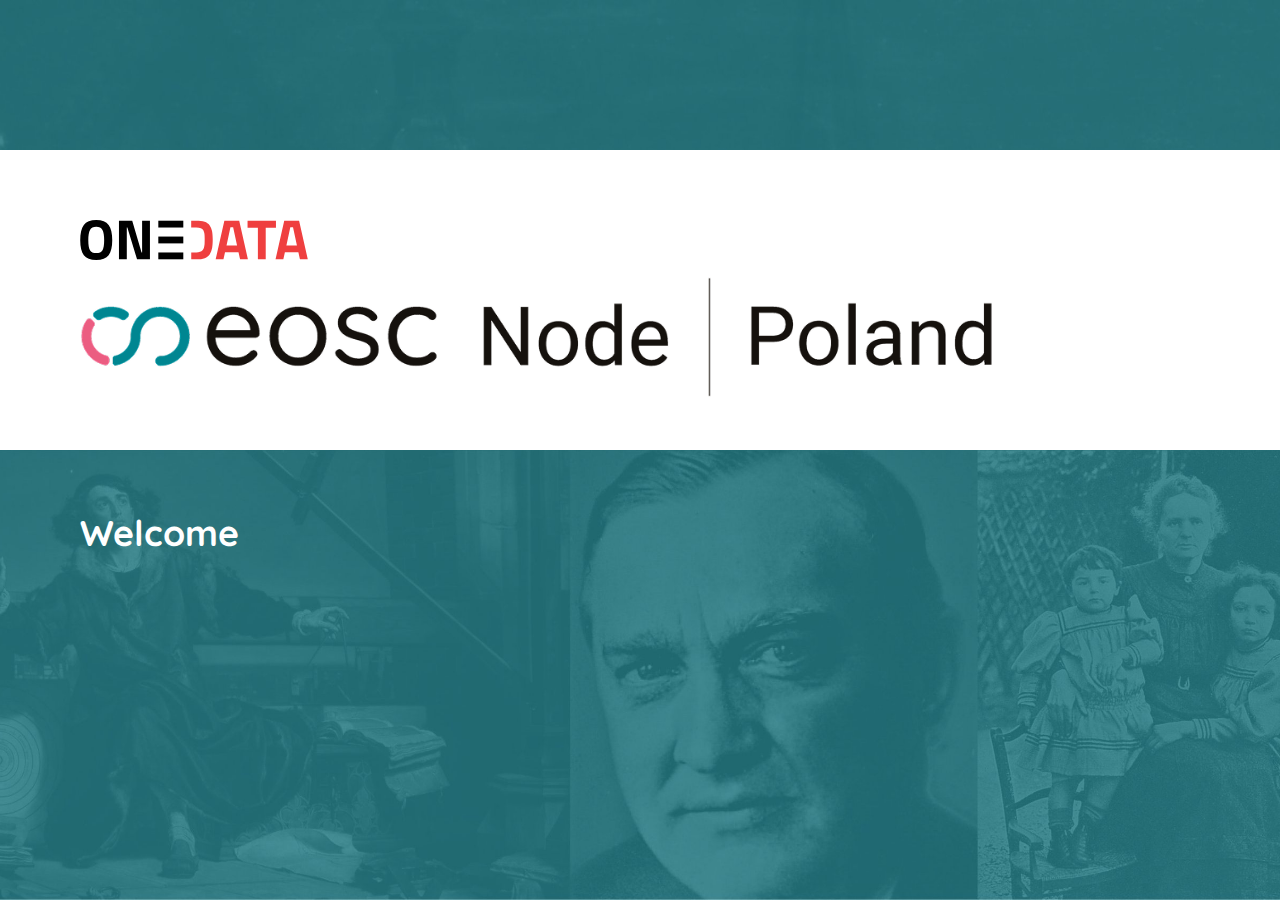
<file: onezone/data.eosc.pl/data/frontpage/index.html>
<!--
Note, that this template is somehow hacky, because it was created to change
standard messages, button look etc. after the main integration script has been released.
It uses additional JavaScript code in ./assets/customize.js that changes how the standard
frontpage works. If you want to create traditional frontpage, look at egi-datahub
template.
-->

<!DOCTYPE html>
<html lang="en">
<head>
  <meta charset="UTF-8">
  <meta name="viewport" content="width=device-width, initial-scale=1.0">
  <link rel="preconnect" href="https://fonts.googleapis.com">
  <link rel="preconnect" href="https://fonts.gstatic.com" crossorigin>
  <link href="https://fonts.googleapis.com/css2?family=Quicksand:ital,opsz,wght@0,9..40,100..1000;1,9..40,100..1000&display=swap" rel="stylesheet">
  <link rel="stylesheet" href="./style.css?rev=1769612734474">
</head>
<body class="eoscpl-frontpage">
  <div class="upper-body-container">
    <div class="body-part-container top-logos-container">
      <div class="onedata-logo"></div>
      <div class="eoscpl-logo"></div>
    </div>
  </div>
  <div class="body-part-container lower-body-container">
    <!-- components that will be replaced by Onedata app -->
    <h1 id="sign-in-header" class="one-hidden"></h1>
    <h1 class="sign-in-header">Welcome</h1>
    <h2 id="sign-in-subheader" class="one-hidden"></h2>
    <div
      id="login-buttons-container"
      class="login-buttons-container eoscpl-login-buttons-container one-hidden"
    ></div>
    <div id="login-form-container" class="login-form-container"></div>
    <div id="login-error-container" class="login-error-container"></div>
    <div id="login-message-container" class="login-message-container"></div>
    <div id="footer" class="footer"></div>
  </div>

  <script src="./assets/customize.js?rev=1769612723014"></script>
</body>
</html>
</file>
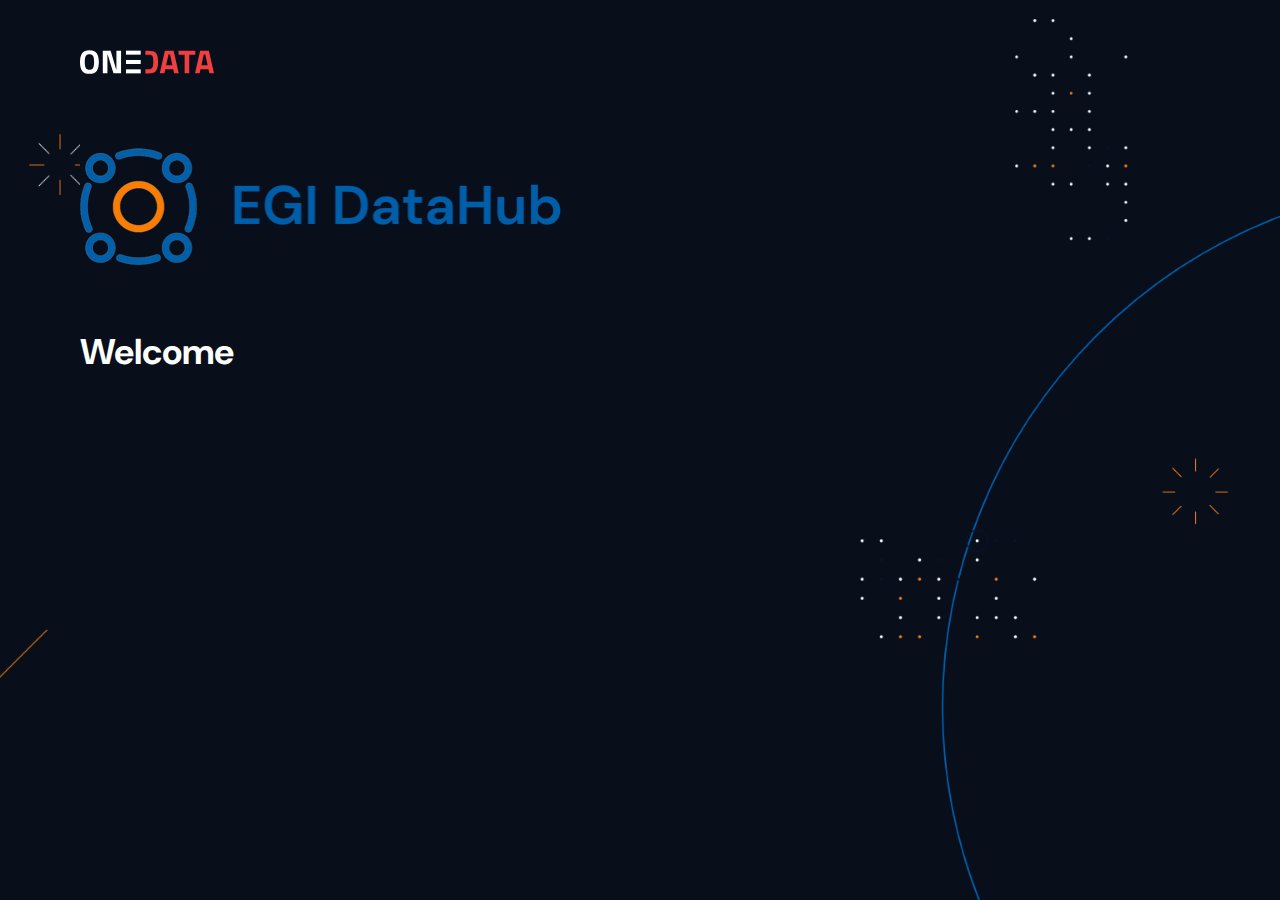
<file: onezone/datahub.egi.eu/data/frontpage/index.html>
<!--
Note, that egi-datahub-v2 template is somehow hacky, because it was created to change
standard messages, button look etc. after the main integration script has been released.
It uses additional JavaScript code in ./assets/customize.js that changes how the standard
frontpage works. If you want to create traditional frontpage, look at egi-datahub
template.
-->

<!DOCTYPE html>
<html lang="en">
<head>
  <meta charset="UTF-8">
  <meta name="viewport" content="width=device-width, initial-scale=1.0">
  <link rel="preconnect" href="https://fonts.googleapis.com">
  <link rel="preconnect" href="https://fonts.gstatic.com" crossorigin>
  <link href="https://fonts.googleapis.com/css2?family=DM+Sans:ital,opsz,wght@0,9..40,100..1000;1,9..40,100..1000&display=swap" rel="stylesheet">
  <link rel="stylesheet" href="./style.css?rev=1733387933368">
</head>
<body class="egi-datahub-frontpage">
  <div class="onedata-logo"></div>
  <div class="egi-datahub-logo"></div>

  <!-- components that will be replaced by Onedata app -->
  <h1 id="sign-in-header" class="egi-hidden"></h1>
  <h1 class="sign-in-header">Welcome</h1>
  <h2 id="sign-in-subheader" class="egi-hidden"></h2>
  <div
    id="login-buttons-container"
    class="login-buttons-container egi-login-buttons-container egi-hidden"
  ></div>
  <div id="login-form-container" class="login-form-container"></div>
  <div id="login-error-container" class="login-error-container"></div>
  <div id="login-message-container" class="login-message-container"></div>
  <div id="footer" class="footer"></div>

  <script src="./assets/customize.js?rev=1733387933368"></script>
</body>
</html>
</file>
<file: onezone/data.eosc.pl/data/frontpage/style.css>
* {
  box-sizing: border-box;
}

body {
  --color-eoscpl-pink: #F39BB1;
  --color-eoscpl-teal: #257B85;

  --login-icon-size: 52px;
  --color-feedback-warning: #FFC000;
  --color-feedback-error: #FF000E;
  --color-feedback-disabled: #E6E6E6;
  --color-blue: #005FAA;
  --color-orange: #EF8200;
  --color-light-gray: #cbcbcb;
  --color-dark-gray: #999999;
  --color-body: #FFFFFF;
  --secondary-font-size: 1.15em;

  background-color: var(--color-eoscpl-teal);
  background-size: cover;
  color: var(--color-body);
  margin: 0;
  display: flex;
  flex-direction: column;
  justify-content: space-between;
  font-size: 17px;
}

.upper-body-container {
  display: flex;
  align-items: flex-end;
  height: 50vh;
  background-position: bottom;
  background-size: cover;
  background-repeat: no-repeat;
  background-image: url('./assets/eosc-background-upper.jpg?rev=1');
}

.lower-body-container {
  height: 50vh;
  background-position: top;
  background-size: cover;
  background-repeat: no-repeat;
  background-image: url('./assets/eosc-background-lower.jpg?rev=1');
}

.top-logos-container {
  display: flex;
  flex-direction: column;
  justify-content: center;
  height: 300px;
  background-color: #fff;
  width: 100%;
}


.body-part-container {
  padding-left: 190px;
  padding-right: 190px;
}

.lower-body-container {
  padding-bottom: 66px;
  padding-top: 60px;
}

.onedata-logo {
  height: 40px;
  margin: 1.5% 0;
  background-size: contain;
  background-repeat: no-repeat;
  background-image: url('./assets/logo-onedata.svg?rev=1');
}

.eoscpl-logo {
  height: 120px;
  background-size: contain;
  background-repeat: no-repeat;
  background-image: url('./assets/eosc-node-poland-logo.png?rev=1');
  background-position-y: center;
}


@media (max-width: 1366px) {
  .body-part-container {
    padding-left: 80px;
    padding-right: 80px;
  }
}

@media (max-width: 1068px) {
  .top-logos-container {
    height: 200px;
  }
  .body-part-container {
    padding-left: 40px;
    padding-right: 40px;
  }
  .onedata-logo {
    height: 30px;
  }
  .eoscpl-logo {
    height: 90px;
  }
  .upper-body-container {
    height: 40vh;
  }
  .lower-body-container {
    height: 60vh;
  }
}

@media (max-width: 768px) {
  .body-part-container {
    padding-left: 20px;
    padding-right: 20px;
  }
  .upper-body-container {
    height: 30vh;
  }
  .lower-body-container {
    height: 70vh;
  }
}

@media (max-width: 428px) {
  .top-logos-container {
    height: 200px;
  }
  .body-part-container {
    padding-left: 20px;
    padding-right: 20px;
  }
  body {
    font-size: 16px;
  }
}

body, html {
  position: relative;
  height: 100%;
}

body, input, button {
  font-family: 'Quicksand';
}

button {
  cursor: pointer;
}

h1 {
  font-size: 2.8em;
}

h2 {
  font-size: var(--secondary-font-size);
}

.sign-in-header {
  margin-top: 0;
  margin-bottom: 14px;
}

.sign-in-subheader {
  font-weight: 400;
  margin-top: 0;
  margin-bottom: 18px;
}

#login-buttons-container.eoscpl-login-buttons-container {
  flex-direction: column;
  flex-wrap: nowrap;
  gap: 20px;
  margin-top: 10px;
}

.login-form-container {
  padding-top: 10px;
}

.login-form-container input {
  font-size: var(--secondary-font-size);
  display: block;
  width: 446px;
  max-width: 100%;
  height: var(--login-icon-size);
  max-height: var(--login-icon-size);
  border-radius: 1000px;
  border: 0;
  padding: 0 20px;
}

.login-form-container input.has-error {
  border: 2px solid var(--color-feedback-error);
  border-collapse: collapse;
}

.login-form-container input:disabled {
  background-color: var(--color-feedback-disabled);
}

.login-form-container #password-input {
  margin-top: 10px;
}

.login-form-error-container {
  margin-top: 0.5em;
  color: var(--color-feedback-warning);
}

.login-form-buttons {
  margin-top: 20px;
  display: flex;
  gap: 10px;
}

button {
  display: flex;
  align-items: center;
  color: #fff;
  font-weight: 700;
  border-radius: 1000px;
  border: 2px solid;
  font-size: var(--secondary-font-size);
  height: var(--login-icon-size);
  padding-left: 22px;
  padding-right: 22px;
}

button.loading .button-spinner {
  display: block;
}

.button-spinner {
  /* hidden by default - use button.loading class to show */
  display: none;
  background-image: url('./assets/spinner.svg?rev=1');
  background-position: center;
  background-size: contain;
  background-repeat: no-repeat;
  height: 1em;
  margin-left: -0.2em;
  margin-right: 0.6em;
  width: 1em;
}

.back-btn {
  color: black;
  background-color: white;
  border-color: var(--color-eoscpl-pink);
  padding-left: 18px;
  padding-right: 26px;
}

.back-btn:hover {
  background-color: hsl(345, 79%, 92%)
}

.sign-in-btn {
  color: black;
  background-color: var(--color-eoscpl-pink);
  border-color: var(--color-eoscpl-pink);
}

.sign-in-btn:hover {
  background-color: hsl(345, 79%, 68%);
  border-color: hsl(345, 79%, 68%);
}

.login-form-button:disabled {
  background-color: var(--color-dark-gray) !important;
  color: var(--color-feedback-disabled);
  cursor: not-allowed;
}

.login-message-container {
  font-size: 1em;
  font-weight: 400;
  margin-top: auto;
  padding-top: var(--secondary-font-size);
  overflow: auto;
}

.login-message-container br {
  margin-bottom: 0.4em;
  display: block;
  content: " ";
}

.login-message-container {
  max-width: 83vh;
  min-width: 320px;
}

@media (max-height: 850px) {
  .login-message-container {
    max-width: none;
    min-width: auto;
  }
}

.login-notification + .login-notification {
  padding-top: 0.5em;
  margin-top: 0.5em;
  border-top: 1px solid var(--color-feedback-disabled);
}

.login-notification-warning {
  color: var(--color-feedback-warning);
}

.eoscpl-frontpage h1 {
  font-size: 2.1em;
}

.eoscpl-frontpage .login-icon-box {
  position: relative;
  display: block;
  overflow: visible;
  width: 404px;
  max-width: 100%;
  height: 72px;
  /* radius virtually infinite (to achieve fully-rounded corners of rectcangle) */
  border-radius: 1000px;
  border-style: solid;
  border-width: 2px;
  text-align: center;
  text-decoration: none !important;
  user-select: none;
  cursor: pointer;
  text-wrap: nowrap;
  overflow: hidden;
  padding-right: 20px;
}

.eoscpl-frontpage .auth-icon-image {
  width: 100%;
  height: 100%;
  background-size: var(--login-icon-size) var(--login-icon-size);
  background-repeat: no-repeat;
  background-position-y: center;
  background-position-x: 28px;
  /* labels */
  display: flex;
  align-items: center;
  padding-left: 100px;
  font-size: var(--secondary-font-size);
  font-weight: 700;
  overflow: hidden;
}

/* specific button styles, as the DOM structure makes it hard to get horizontal center */
/* .eoscpl-frontpage .accessEoscPl .auth-icon-image {
  padding-left: 94px;
  background-position-x: 26px;
}
.eoscpl-frontpage .accessEoscPl .login-icon-spinner {
  background-position-x: 30px;
} */

@media (max-width: 460px) {
  .eoscpl-frontpage .auth-icon-image {
    font-size: 1.05em;
    background-size: 44px;
    background-position-x: 22px;
    padding-left: 84px;
  }
  .eoscpl-frontpage .accessEoscPl .auth-icon-image {
    padding-left: 84px;
  }
  .eoscpl-frontpage .basicAuth .auth-icon-image {
    padding-left: 92px;
  }
}

.eoscpl-frontpage .auth-icon-image.hidden {
  display: flex !important;
  position: absolute;
  background-image: none !important;
}

.login-icon-spinner {
  background-image: url('./assets/spinner.svg?rev=1769608918601');
  width: calc(100% - 10px);
  height: calc(100% - 10px);
  background-position-y: center;
  background-position-x: 30px;
  background-size: 36px;
  background-repeat: no-repeat;
  margin: 5px;
}

.login-footer {
  display: flex;
  justify-content: flex-end;
  gap: 0.5em;
  position: fixed;
  right: 0;
  bottom: 0;
  margin-bottom: 1em;
  margin-right: 2em;
  color: var(--color-light-gray);
}

/* emipirical size of largest footer */
@media (max-width: 480px) {
  .login-footer {
    margin-right: 1em;
    margin-left: 0;
    margin-bottom: 0.5em;
    font-size: 95%;
    min-width: 360px;
  }
}

.footer-link {
  color: var(--color-eoscpl-pink);
}

.footer-separator {
  opacity: 0.6;
}

.one-hidden {
  display: none !important;
}
</file>
<file: onezone/datahub.egi.eu/data/frontpage/style.css>
* {
  box-sizing: border-box;
}

body {
  --login-icon-size: 52px;
  --color-feedback-warning: #FFC000;
  --color-feedback-error: #FF000E;
  --color-feedback-disabled: #E6E6E6;
  --color-blue: #005FAA;
  --color-orange: #EF8200;
  --color-dark-gray: #999999;
  --color-body: #FFFFFF;
  --secondary-font-size: 1.15em;

  background-color: #090E1B;
  background-image: url('./assets/egi-datahub-background.png?rev=1');
  background-size: cover;
  color: var(--color-body);
  margin: 0;
  display: flex;
  flex-direction: column;
  justify-content: space-between;
  padding: 66px 190px;
  font-size: 17px;
}

@media (max-width: 1366px) {
  body {
    padding: 50px 80px;
  }
}

@media (max-width: 768px) {
  body {
    padding: 40px;
  }
}

@media (max-width: 428px) {
  body {
    padding-top: 20px;
    padding-right: 20px;
    padding-left: 20px;
    /* should keep content above fixed footer */
    padding-bottom: 30px;
    font-size: 16px;
  }
}

body, html {
  position: relative;
  height: 100%;
}

body, input, button {
  font-family: 'DM Sans';
}

button {
  cursor: pointer;
}

.onedata-logo {
  min-height: 24px;
  max-width: 134px;
  background-size: contain;
  background-repeat: no-repeat;
  background-image: url('./assets/logo-onedata.svg?rev=1');
}

.egi-datahub-logo {
  min-height: 118px;
  max-width: 482px;
  background-size: contain;
  background-repeat: no-repeat;
  background-image: url('./assets/egi-datahub-icon-horizontal-colored.png?rev=1');
  background-color: #090E1B;
  background-position-y: center;
  margin-top: 20px;
  margin-bottom: 10px;
  height: 25vh;
}

h1 {
  font-size: 2.8em;
}

h2 {
  font-size: var(--secondary-font-size);
}

.sign-in-header {
  margin-top: 0;
  margin-bottom: 14px;
}

.sign-in-subheader {
  font-weight: 400;
  margin-top: 0;
  margin-bottom: 18px;
}

#login-buttons-container.egi-login-buttons-container {
  flex-direction: column;
  flex-wrap: nowrap;
  gap: 20px;
  margin-top: 10px;
}

.login-form-container {
  padding-top: 10px;
}

.login-form-container input {
  font-size: var(--secondary-font-size);
  display: block;
  width: 446px;
  max-width: 100%;
  height: var(--login-icon-size);
  max-height: var(--login-icon-size);
  border-radius: 10px;
  border: 0;
  padding: 0 20px;
}

.login-form-container input.has-error {
  border: 2px solid var(--color-feedback-error);
  border-collapse: collapse;
}

.login-form-container input:disabled {
  background-color: var(--color-feedback-disabled);
}

.login-form-container #password-input {
  margin-top: 10px;
}

.login-form-error-container {
  margin-top: 0.5em;
  color: var(--color-feedback-warning);
}

.login-form-buttons {
  margin-top: 20px;
  display: flex;
  gap: 10px;
}

button {
  display: flex;
  align-items: center;
  color: #fff;
  font-weight: 700;
  border-radius: 10px;
  border: 0;
  font-size: var(--secondary-font-size);
  height: var(--login-icon-size);
  padding-left: 22px;
  padding-right: 22px;
}

button.loading .button-spinner {
  display: block;
}

.button-spinner {
  /* hidden by default - use button.loading class to show */
  display: none;
  background-image: url('./assets/spinner.svg?rev=1');
  background-position: center;
  background-size: contain;
  background-repeat: no-repeat;
  height: 1em;
  margin-left: -0.2em;
  margin-right: 0.6em;
  width: 1em;
}

.back-btn {
  background-color: var(--color-blue);
  padding-left: 18px;
  padding-right: 26px;
}

.back-btn:hover {
  background-color: hsl(206, 100%, 28%);
}

.sign-in-btn {
  background-color: var(--color-orange);
}

.sign-in-btn:hover {
  background-color: hsl(33, 100%, 42%);
}

.login-form-button:disabled {
  background-color: var(--color-dark-gray) !important;
  color: var(--color-feedback-disabled);
  cursor: not-allowed;
}

.login-message-container {
  font-size: 1em;
  font-weight: 400;
  margin-top: auto;
  padding-top: var(--secondary-font-size);
  overflow: auto;
}

.login-message-container br {
  margin-bottom: 0.4em;
  display: block;
  content: " ";
}

.login-message-container {
  max-width: 83vh;
  min-width: 320px;
}

@media (max-height: 850px) {
  .login-message-container {
    max-width: none;
    min-width: auto;
  }
}

.login-notification + .login-notification {
  padding-top: 0.5em;
  margin-top: 0.5em;
  border-top: 1px solid var(--color-feedback-disabled);
}

.login-notification-warning {
  color: var(--color-feedback-warning);
}

.egi-datahub-frontpage h1 {
  font-size: 2.1em;
}

.egi-datahub-frontpage .login-icon-box {
  position: relative;
  display: block;
  overflow: visible;
  width: 380px;
  max-width: 100%;
  height: 72px;
  /* radius virtually infinite (to achieve fully-rounded corners of rectcangle) */
  border-radius: 1000px;
  border-style: solid;
  border-width: 2px;
  text-align: center;
  text-decoration: none !important;
  user-select: none;
  cursor: pointer;
  text-wrap: nowrap;
  overflow: hidden;
  padding-right: 20px;
}

.egi-datahub-frontpage .auth-icon-image {
  width: 100%;
  height: 100%;
  background-size: var(--login-icon-size) var(--login-icon-size);
  background-repeat: no-repeat;
  background-position-y: center;
  background-position-x: 28px;
  /* labels */
  display: flex;
  align-items: center;
  padding-left: 100px;
  font-size: var(--secondary-font-size);
  font-weight: 700;
  overflow: hidden;
}

/* specific button styles, as the DOM structure makes it hard to get horizontal center */
.egi-datahub-frontpage .egi .auth-icon-image {
  padding-left: 94px;
  background-position-x: 26px;
}
.egi-datahub-frontpage .egi .login-icon-spinner {
  background-position-x: 30px;
}
.egi-datahub-frontpage .basicAuth .auth-icon-image {
  padding-left: 102px;
  background-position-x: 42px;
}

@media (max-width: 460px) {
  .egi-datahub-frontpage .auth-icon-image {
    font-size: 1.05em;
    background-size: 44px;
    background-position-x: 22px;
    padding-left: 84px;
  }
  .egi-datahub-frontpage .egi .auth-icon-image {
    padding-left: 84px;
  }
  .egi-datahub-frontpage .basicAuth .auth-icon-image {
    padding-left: 92px;
  }
}

.egi-datahub-frontpage .auth-icon-image.hidden {
  display: flex !important;
  position: absolute;
  background-image: none !important;
}

.login-icon-spinner {
  background-image: url('./assets/spinner.svg?rev=1733387933368');
  width: calc(100% - 10px);
  height: calc(100% - 10px);
  background-position-y: center;
  background-position-x: 30px;
  background-size: 36px;
  background-repeat: no-repeat;
  margin: 5px;
}

.login-footer {
  display: flex;
  justify-content: flex-end;
  gap: 0.5em;
  position: fixed;
  right: 0;
  bottom: 0;
  margin-bottom: 1em;
  margin-right: 2em;
  color: var(--color-dark-gray);
}

/* emipirical size of largest footer */
@media (max-width: 480px) {
  .login-footer {
    margin-right: 1em;
    margin-left: 0;
    margin-bottom: 0.5em;
    font-size: 95%;
    min-width: 360px;
  }
}

.footer-link {
  color: var(--color-orange);
}

.footer-separator {
  opacity: 0.6;
}

.egi-hidden {
  display: none !important;
}
</file>
